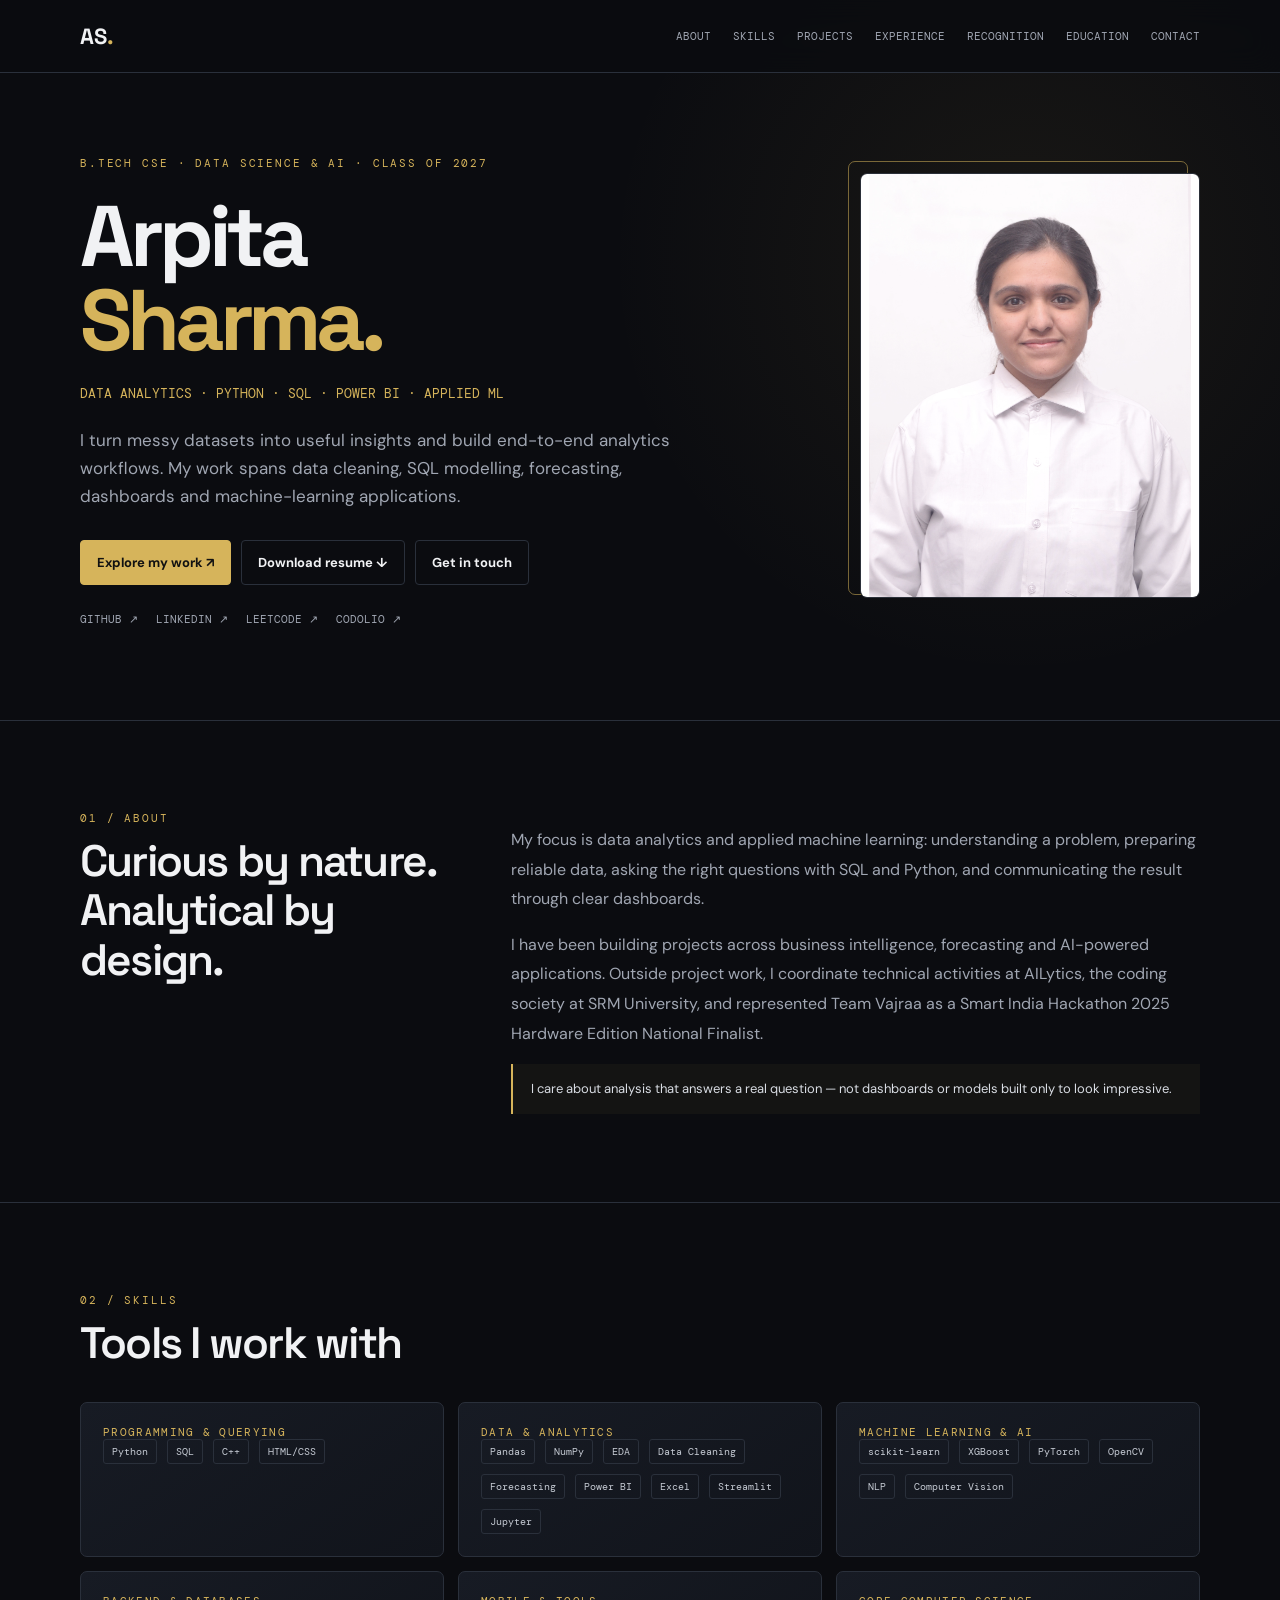
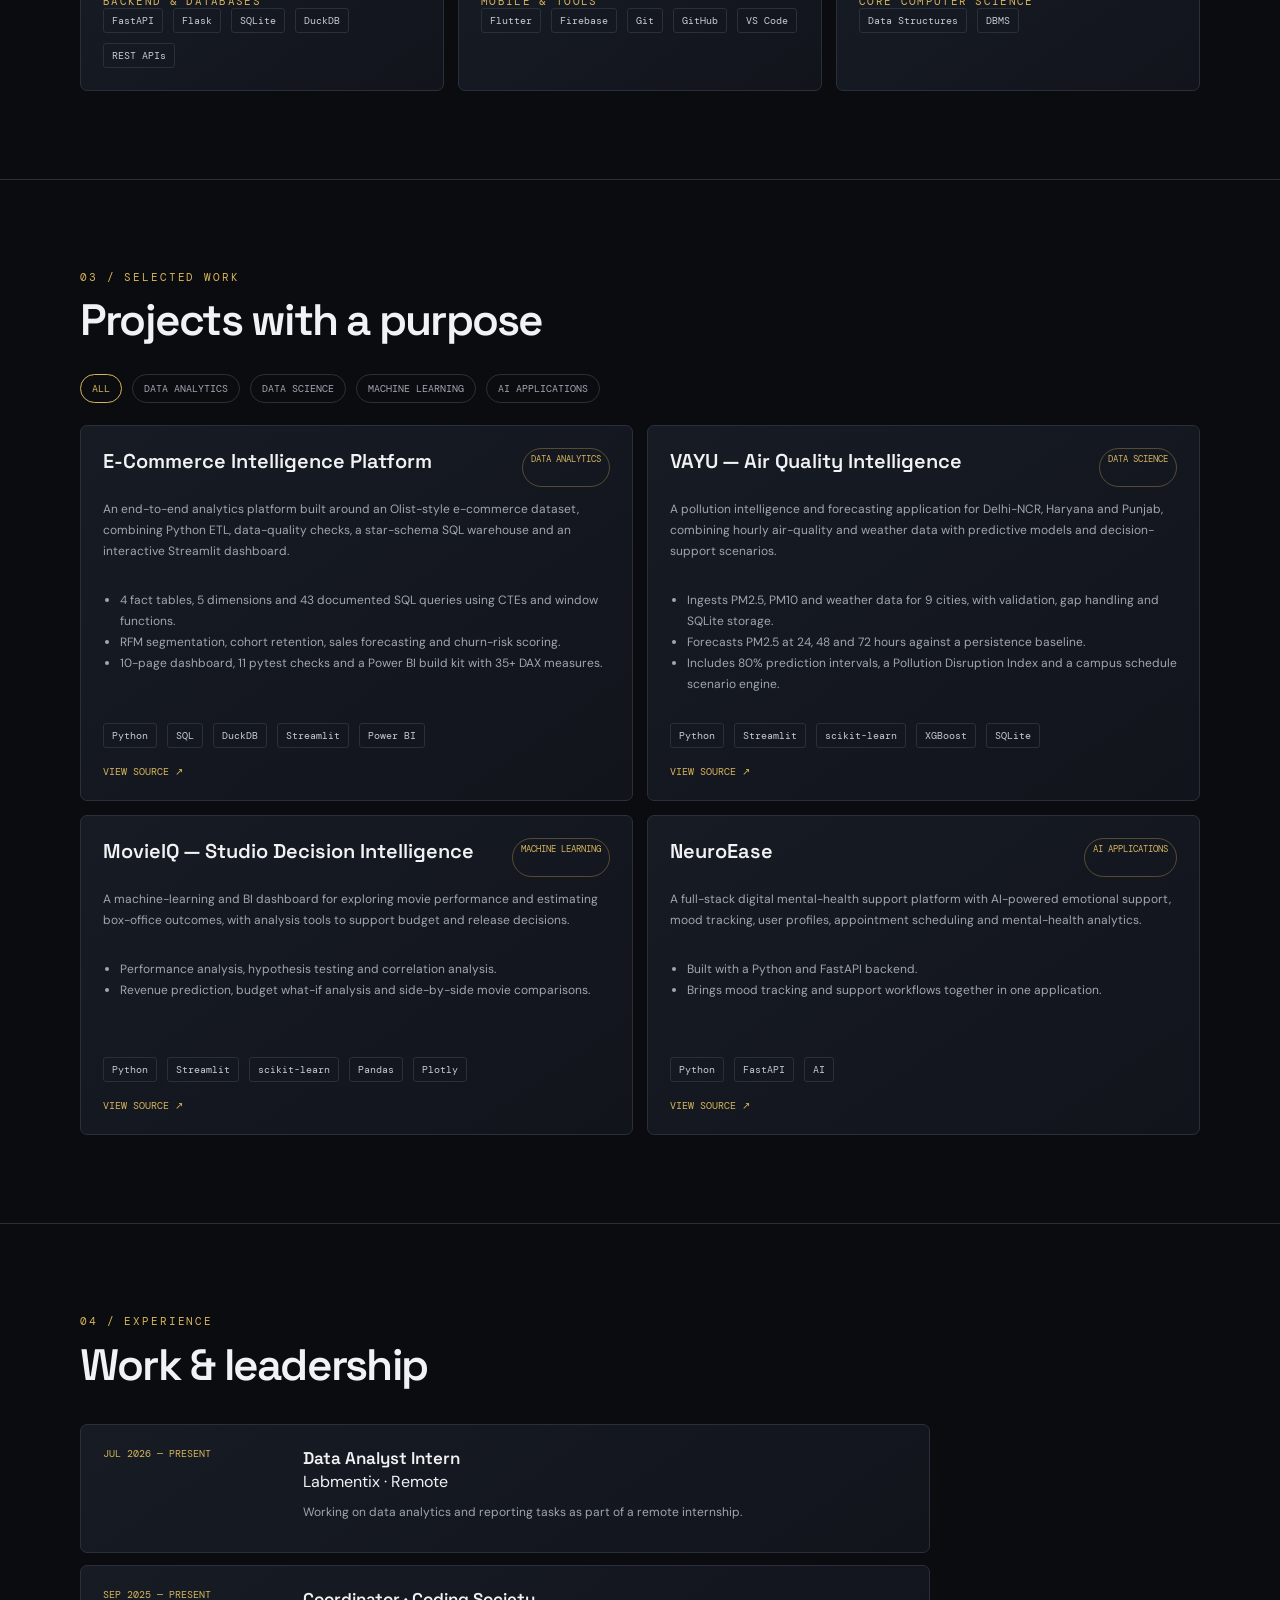
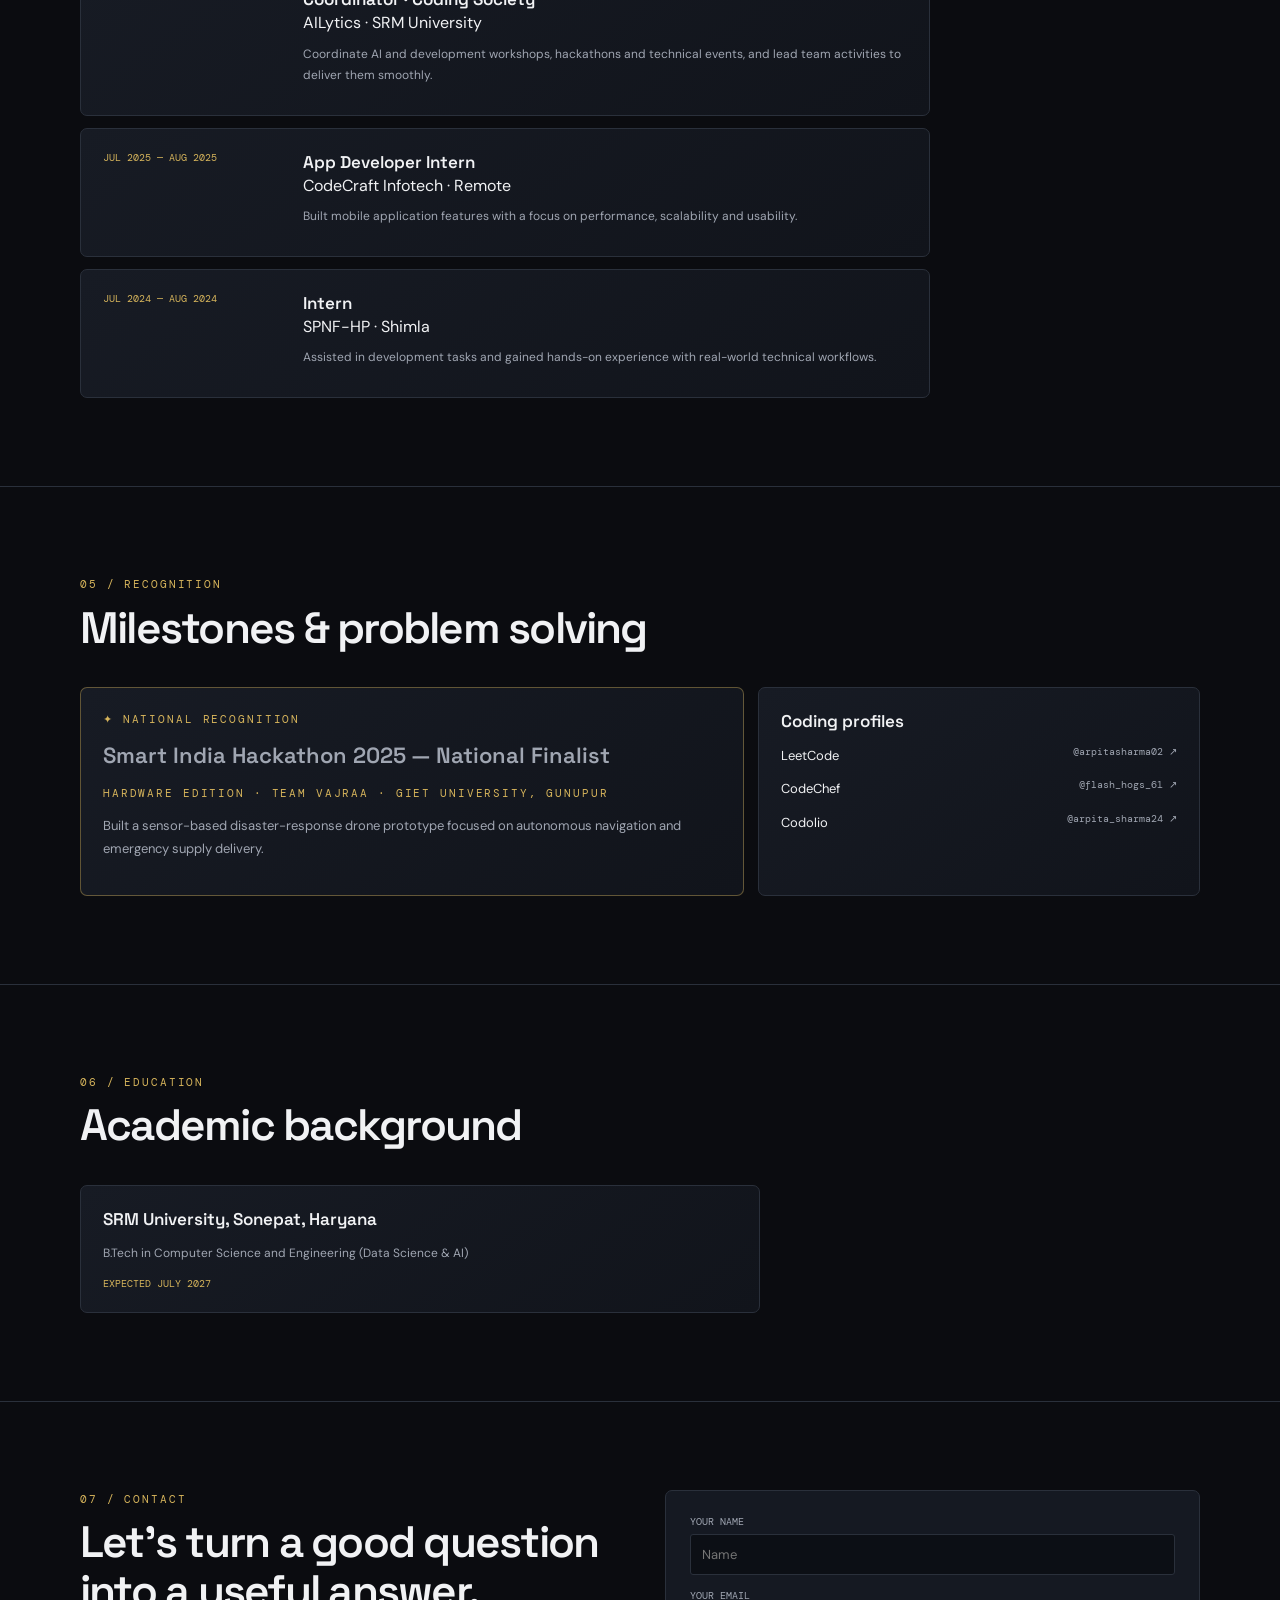
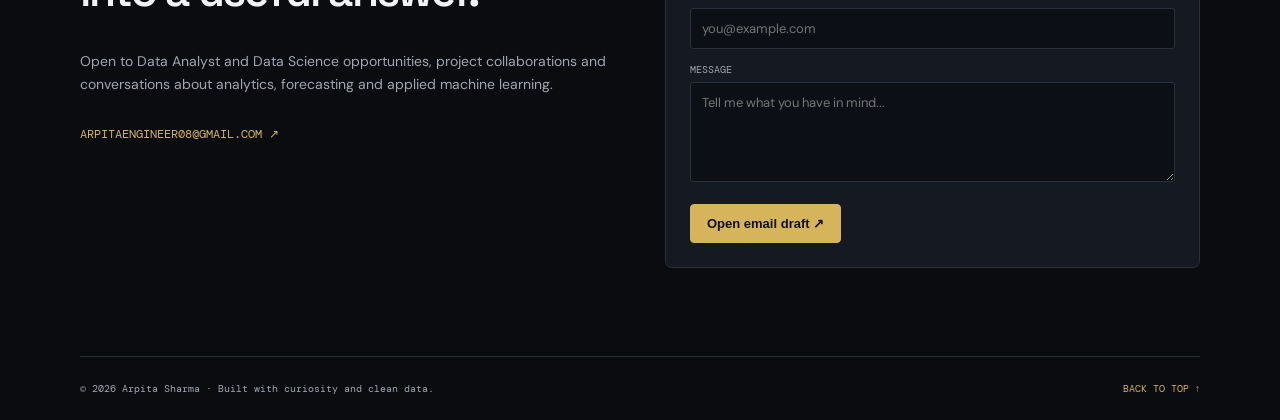
<file: index.html>
<!doctype html>
<html lang="en"><head>
<meta charset="UTF-8"><meta name="viewport" content="width=device-width,initial-scale=1"><meta name="theme-color" content="#0b0c10">
<meta name="description" content="Arpita Sharma — B.Tech CSE (Data Science & AI), focused on data analytics, Python, SQL, Power BI, forecasting and applied machine learning.">
<meta property="og:title" content="Arpita Sharma | Data Analytics & Applied ML"><meta property="og:description" content="Selected analytics, forecasting and AI application projects.">
<title>Arpita Sharma | Data Analytics & Applied ML</title>
<link rel="preconnect" href="https://fonts.googleapis.com"><link rel="preconnect" href="https://fonts.gstatic.com" crossorigin>
<link href="https://fonts.googleapis.com/css2?family=DM+Mono:wght@400;500&family=DM+Sans:wght@400;500;600;700&family=Space+Grotesk:wght@500;600;700&display=swap" rel="stylesheet">
<style>
:root{--bg:#0b0c10;--panel:#151922;--line:#2a303b;--text:#f1f2f4;--muted:#a0a6b2;--gold:#d6b45b;--max:1120px}*{box-sizing:border-box}html{scroll-behavior:smooth;scroll-padding-top:82px}body{margin:0;background:radial-gradient(circle at 80% 5%,#d6b45b12,transparent 26rem),var(--bg);color:var(--text);font:16px/1.65 'DM Sans',sans-serif}.wrap{width:min(var(--max),calc(100% - 40px));margin:auto}a{color:inherit;text-decoration:none}.mono,.eyebrow{font-family:'DM Mono',monospace}.eyebrow{font-size:11px;letter-spacing:.17em;text-transform:uppercase;color:var(--gold)}.nav{position:fixed;z-index:5;inset:0 0 auto;background:#0b0c10dd;backdrop-filter:blur(14px);border-bottom:1px solid var(--line)}.navin{height:72px;display:flex;align-items:center;justify-content:space-between}.brand{font:700 22px 'Space Grotesk'}.brand span{color:var(--gold)}.links{display:flex;gap:22px}.links a{font:11px 'DM Mono';color:var(--muted)}.links a:hover{color:var(--gold)}.hero{min-height:720px;padding:145px 0 85px;display:grid;grid-template-columns:1.2fr .8fr;gap:60px;align-items:center}.hero h1{font:700 clamp(54px,7vw,86px)/.98 'Space Grotesk';letter-spacing:-.06em;margin:22px 0}.hero h1 span{color:var(--gold)}.headline{font:13px 'DM Mono';color:var(--gold)}.intro{max-width:620px;color:var(--muted);font-size:17px;margin:24px 0 30px}.actions,.socials,.tags,.filters{display:flex;gap:10px;flex-wrap:wrap}.btn{display:inline-block;padding:11px 16px;border:1px solid var(--line);border-radius:4px;font-size:13px;font-weight:700}.btn.primary{background:var(--gold);border-color:var(--gold);color:#111}.btn:hover{border-color:var(--gold)}.socials{margin-top:27px;gap:18px}.socials a{font:11px 'DM Mono';color:var(--muted)}.photo{width:min(100%,340px);justify-self:end;position:relative}.photo:before{content:'';position:absolute;inset:-12px 12px 12px -12px;border:1px solid #d6b45b88;border-radius:7px}.photo img{position:relative;width:100%;aspect-ratio:4/5;object-fit:cover;object-position:center 35%;border:1px solid var(--line);border-radius:7px;filter:saturate(.8)}section{padding:88px 0;border-top:1px solid var(--line)}h2{font:600 clamp(32px,4vw,44px)/1.12 'Space Grotesk';letter-spacing:-.04em;margin:10px 0 34px}.about{display:grid;grid-template-columns:.7fr 1.3fr;gap:60px}.copy p{color:var(--muted);line-height:1.85}.callout{border-left:2px solid var(--gold);padding:14px 18px;background:#d6b45b0c;color:#d8dce3;font-size:13px}.grid{display:grid;grid-template-columns:repeat(3,1fr);gap:14px}.card{background:linear-gradient(145deg,#171b24,#11141b);border:1px solid var(--line);border-radius:7px;padding:22px}.card h3{font:600 17px 'Space Grotesk';margin:0 0 13px}.card p,.card li{font-size:12px;color:var(--muted);line-height:1.75}.card ul{padding-left:17px}.skilltitle{font:11px 'DM Mono';letter-spacing:.12em;color:var(--gold);text-transform:uppercase}.tag{font:10px 'DM Mono';padding:5px 8px;border:1px solid var(--line);border-radius:3px;color:#c6cbd4}.filters{margin:-5px 0 22px}.filter{background:none;color:var(--muted);border:1px solid var(--line);border-radius:30px;padding:7px 11px;font:10px 'DM Mono';cursor:pointer}.filter.active,.filter:hover{border-color:var(--gold);color:var(--gold)}.projects{display:grid;grid-template-columns:repeat(2,1fr);gap:14px}.project{display:flex;flex-direction:column;min-height:320px}.project h3{font-size:20px}.cat{font:9px 'DM Mono';color:var(--gold);border:1px solid #d6b45b55;border-radius:30px;padding:4px 8px}.projecthead{display:flex;justify-content:space-between;gap:12px}.project .tags{margin-top:auto;padding-top:12px}.source{font:10px 'DM Mono';color:var(--gold);margin-top:17px}.timeline{display:grid;gap:12px;max-width:850px}.job{display:grid;grid-template-columns:180px 1fr;gap:20px}.date{font:10px 'DM Mono';color:var(--gold)}.job h3{margin:0;font:600 17px 'Space Grotesk'}.job p{margin:7px 0;color:var(--muted);font-size:12px}.recognition{display:grid;grid-template-columns:1.2fr .8fr;gap:14px}.award{border-color:#d6b45b66}.award strong{font:600 22px 'Space Grotesk'}.award p{color:var(--muted);font-size:13px}.profilelinks{display:grid;gap:12px}.profilelinks a{display:flex;justify-content:space-between;font-size:13px}.profilelinks small{font:10px 'DM Mono';color:var(--muted)}.education{max-width:680px}.education .date{margin-top:13px}.contact{display:grid;grid-template-columns:1fr 1fr;gap:50px}.contact p{color:var(--muted);font-size:14px}.email{display:inline-block;color:var(--gold);font:12px 'DM Mono';margin-top:15px}.form{background:var(--panel);border:1px solid var(--line);padding:24px;border-radius:7px}.form label{display:block;font:10px 'DM Mono';color:var(--muted);margin:0 0 6px;text-transform:uppercase}.form input,.form textarea{width:100%;padding:11px;background:#0c0f15;color:var(--text);border:1px solid var(--line);border-radius:3px;margin-bottom:14px;font:13px 'DM Sans'}.form textarea{min-height:100px}.footer{border-top:1px solid var(--line);padding:25px 0;color:var(--muted);font:10px 'DM Mono';display:flex;justify-content:space-between}.footer a{color:var(--gold)}
@media(max-width:800px){.links{gap:11px}.links a{font-size:9px}.grid{grid-template-columns:repeat(2,1fr)}.hero{gap:30px}.about{gap:30px}}@media(max-width:620px){.wrap{width:calc(100% - 32px)}.links{gap:8px;flex-wrap:wrap;justify-content:flex-end;max-width:260px}.links a{font-size:8px}.hero{min-height:auto;padding:120px 0 70px;grid-template-columns:1fr;gap:38px}.hero h1{font-size:58px}.photo{width:75%;justify-self:center}.about,.contact,.recognition{grid-template-columns:1fr;gap:20px}section{padding:70px 0}.grid,.projects{grid-template-columns:1fr}.job{grid-template-columns:1fr;gap:5px}.footer{gap:12px;flex-direction:column}}
@media(prefers-reduced-motion:reduce){html{scroll-behavior:auto}}
</style></head><body>
<header class="nav"><div class="wrap navin"><a class="brand" href="#home">AS<span>.</span></a><nav class="links"><a href="#about">ABOUT</a><a href="#skills">SKILLS</a><a href="#projects">PROJECTS</a><a href="#experience">EXPERIENCE</a><a href="#recognition">RECOGNITION</a><a href="#education">EDUCATION</a><a href="#contact">CONTACT</a></nav></div></header>
<main>
<div class="wrap hero" id="home"><div><div class="eyebrow">B.Tech CSE · Data Science & AI · Class of 2027</div><h1>Arpita<br><span>Sharma.</span></h1><div class="headline">DATA ANALYTICS · PYTHON · SQL · POWER BI · APPLIED ML</div><p class="intro">I turn messy datasets into useful insights and build end-to-end analytics workflows. My work spans data cleaning, SQL modelling, forecasting, dashboards and machine-learning applications.</p><div class="actions"><a class="btn primary" href="#projects">Explore my work ↗</a><a class="btn" href="Arpita_Sharma_Resume.pdf" target="_blank">Download resume ↓</a><a class="btn" href="#contact">Get in touch</a></div><div class="socials"><a href="https://github.com/arpitaengineer08-source">GITHUB ↗</a><a href="https://www.linkedin.com/in/arpita-sharma-9a1a381b7/">LINKEDIN ↗</a><a href="https://leetcode.com/u/arpitasharma02/">LEETCODE ↗</a><a href="https://codolio.com/profile/arpita_sharma24">CODOLIO ↗</a></div></div><div class="photo"><img src="assets/images/arpita.jpg" alt="Arpita Sharma"></div></div>
<section id="about"><div class="wrap about"><div><div class="eyebrow">01 / About</div><h2>Curious by nature.<br>Analytical by design.</h2></div><div class="copy"><p>My focus is data analytics and applied machine learning: understanding a problem, preparing reliable data, asking the right questions with SQL and Python, and communicating the result through clear dashboards.</p><p>I have been building projects across business intelligence, forecasting and AI-powered applications. Outside project work, I coordinate technical activities at AILytics, the coding society at SRM University, and represented Team Vajraa as a Smart India Hackathon 2025 Hardware Edition National Finalist.</p><div class="callout">I care about analysis that answers a real question — not dashboards or models built only to look impressive.</div></div></div></section>
<section id="skills"><div class="wrap"><div class="eyebrow">02 / Skills</div><h2>Tools I work with</h2><div class="grid">
<div class="card"><div class="skilltitle">Programming & Querying</div><div class="tags"><span class="tag">Python</span><span class="tag">SQL</span><span class="tag">C++</span><span class="tag">HTML/CSS</span></div></div>
<div class="card"><div class="skilltitle">Data & Analytics</div><div class="tags"><span class="tag">Pandas</span><span class="tag">NumPy</span><span class="tag">EDA</span><span class="tag">Data Cleaning</span><span class="tag">Forecasting</span><span class="tag">Power BI</span><span class="tag">Excel</span><span class="tag">Streamlit</span><span class="tag">Jupyter</span></div></div>
<div class="card"><div class="skilltitle">Machine Learning & AI</div><div class="tags"><span class="tag">scikit-learn</span><span class="tag">XGBoost</span><span class="tag">PyTorch</span><span class="tag">OpenCV</span><span class="tag">NLP</span><span class="tag">Computer Vision</span></div></div>
<div class="card"><div class="skilltitle">Backend & Databases</div><div class="tags"><span class="tag">FastAPI</span><span class="tag">Flask</span><span class="tag">SQLite</span><span class="tag">DuckDB</span><span class="tag">REST APIs</span></div></div>
<div class="card"><div class="skilltitle">Mobile & Tools</div><div class="tags"><span class="tag">Flutter</span><span class="tag">Firebase</span><span class="tag">Git</span><span class="tag">GitHub</span><span class="tag">VS Code</span></div></div>
<div class="card"><div class="skilltitle">Core Computer Science</div><div class="tags"><span class="tag">Data Structures</span><span class="tag">DBMS</span></div></div>
</div></div></section>
<section id="projects"><div class="wrap"><div class="eyebrow">03 / Selected Work</div><h2>Projects with a purpose</h2><div class="filters"><button class="filter active" data-filter="all">ALL</button><button class="filter" data-filter="analytics">DATA ANALYTICS</button><button class="filter" data-filter="science">DATA SCIENCE</button><button class="filter" data-filter="ml">MACHINE LEARNING</button><button class="filter" data-filter="ai">AI APPLICATIONS</button></div><div class="projects">
<article class="card project" data-category="analytics"><div class="projecthead"><h3>E-Commerce Intelligence Platform</h3><span class="cat">DATA ANALYTICS</span></div><p>An end-to-end analytics platform built around an Olist-style e-commerce dataset, combining Python ETL, data-quality checks, a star-schema SQL warehouse and an interactive Streamlit dashboard.</p><ul><li>4 fact tables, 5 dimensions and 43 documented SQL queries using CTEs and window functions.</li><li>RFM segmentation, cohort retention, sales forecasting and churn-risk scoring.</li><li>10-page dashboard, 11 pytest checks and a Power BI build kit with 35+ DAX measures.</li></ul><div class="tags"><span class="tag">Python</span><span class="tag">SQL</span><span class="tag">DuckDB</span><span class="tag">Streamlit</span><span class="tag">Power BI</span></div><a class="source" href="https://github.com/arpitaengineer08-source/ecommerce-intelligence-platform">VIEW SOURCE ↗</a></article>
<article class="card project" data-category="science"><div class="projecthead"><h3>VAYU — Air Quality Intelligence</h3><span class="cat">DATA SCIENCE</span></div><p>A pollution intelligence and forecasting application for Delhi-NCR, Haryana and Punjab, combining hourly air-quality and weather data with predictive models and decision-support scenarios.</p><ul><li>Ingests PM2.5, PM10 and weather data for 9 cities, with validation, gap handling and SQLite storage.</li><li>Forecasts PM2.5 at 24, 48 and 72 hours against a persistence baseline.</li><li>Includes 80% prediction intervals, a Pollution Disruption Index and a campus schedule scenario engine.</li></ul><div class="tags"><span class="tag">Python</span><span class="tag">Streamlit</span><span class="tag">scikit-learn</span><span class="tag">XGBoost</span><span class="tag">SQLite</span></div><a class="source" href="https://github.com/arpitaengineer08-source/vayu-air-intelligence">VIEW SOURCE ↗</a></article>
<article class="card project" data-category="ml"><div class="projecthead"><h3>MovieIQ — Studio Decision Intelligence</h3><span class="cat">MACHINE LEARNING</span></div><p>A machine-learning and BI dashboard for exploring movie performance and estimating box-office outcomes, with analysis tools to support budget and release decisions.</p><ul><li>Performance analysis, hypothesis testing and correlation analysis.</li><li>Revenue prediction, budget what-if analysis and side-by-side movie comparisons.</li></ul><div class="tags"><span class="tag">Python</span><span class="tag">Streamlit</span><span class="tag">scikit-learn</span><span class="tag">Pandas</span><span class="tag">Plotly</span></div><a class="source" href="https://github.com/arpitaengineer08-source/MovieIQ-Studio-Decision-Intelligence">VIEW SOURCE ↗</a></article>
<article class="card project" data-category="ai"><div class="projecthead"><h3>NeuroEase</h3><span class="cat">AI APPLICATIONS</span></div><p>A full-stack digital mental-health support platform with AI-powered emotional support, mood tracking, user profiles, appointment scheduling and mental-health analytics.</p><ul><li>Built with a Python and FastAPI backend.</li><li>Brings mood tracking and support workflows together in one application.</li></ul><div class="tags"><span class="tag">Python</span><span class="tag">FastAPI</span><span class="tag">AI</span></div><a class="source" href="https://github.com/arpitaengineer08-source/neuroease">VIEW SOURCE ↗</a></article>
</div></div></section>
<section id="experience"><div class="wrap"><div class="eyebrow">04 / Experience</div><h2>Work & leadership</h2><div class="timeline">
<div class="card job"><div class="date">JUL 2026 — PRESENT</div><div><h3>Data Analyst Intern</h3><div class="muted">Labmentix · Remote</div><p>Working on data analytics and reporting tasks as part of a remote internship.</p></div></div>
<div class="card job"><div class="date">SEP 2025 — PRESENT</div><div><h3>Coordinator · Coding Society</h3><div class="muted">AILytics · SRM University</div><p>Coordinate AI and development workshops, hackathons and technical events, and lead team activities to deliver them smoothly.</p></div></div>
<div class="card job"><div class="date">JUL 2025 — AUG 2025</div><div><h3>App Developer Intern</h3><div class="muted">CodeCraft Infotech · Remote</div><p>Built mobile application features with a focus on performance, scalability and usability.</p></div></div>
<div class="card job"><div class="date">JUL 2024 — AUG 2024</div><div><h3>Intern</h3><div class="muted">SPNF-HP · Shimla</div><p>Assisted in development tasks and gained hands-on experience with real-world technical workflows.</p></div></div>
</div></div></section>
<section id="recognition"><div class="wrap"><div class="eyebrow">05 / Recognition</div><h2>Milestones & problem solving</h2><div class="recognition"><div class="card award"><div class="eyebrow">✦ National recognition</div><p><strong>Smart India Hackathon 2025 — National Finalist</strong></p><div class="eyebrow">Hardware Edition · Team Vajraa · GIET University, Gunupur</div><p>Built a sensor-based disaster-response drone prototype focused on autonomous navigation and emergency supply delivery.</p></div><div class="card"><h3>Coding profiles</h3><div class="profilelinks"><a href="https://leetcode.com/u/arpitasharma02/"><span>LeetCode</span><small>@arpitasharma02 ↗</small></a><a href="https://www.codechef.com/users/flash_hogs_61"><span>CodeChef</span><small>@flash_hogs_61 ↗</small></a><a href="https://codolio.com/profile/arpita_sharma24"><span>Codolio</span><small>@arpita_sharma24 ↗</small></a></div></div></div></div></section>
<section id="education"><div class="wrap"><div class="eyebrow">06 / Education</div><h2>Academic background</h2><div class="card education"><h3>SRM University, Sonepat, Haryana</h3><p class="muted">B.Tech in Computer Science and Engineering (Data Science & AI)</p><div class="date">EXPECTED JULY 2027</div></div></div></section>
<section id="contact"><div class="wrap contact"><div><div class="eyebrow">07 / Contact</div><h2>Let's turn a good question into a useful answer.</h2><p>Open to Data Analyst and Data Science opportunities, project collaborations and conversations about analytics, forecasting and applied machine learning.</p><a class="email" href="mailto:arpitaengineer08@gmail.com">ARPITAENGINEER08@GMAIL.COM ↗</a></div><form class="form" id="contactForm"><label>Your name</label><input name="name" required placeholder="Name"><label>Your email</label><input name="email" type="email" required placeholder="you@example.com"><label>Message</label><textarea name="message" required placeholder="Tell me what you have in mind..."></textarea><button class="btn primary">Open email draft ↗</button></form></div></section>
</main><footer><div class="wrap footer"><span>© <span id="year"></span> Arpita Sharma · Built with curiosity and clean data.</span><a href="#home">BACK TO TOP ↑</a></div></footer>
<script>
document.getElementById('year').textContent=new Date().getFullYear();
document.querySelectorAll('.filter').forEach(b=>b.addEventListener('click',()=>{document.querySelector('.filter.active')?.classList.remove('active');b.classList.add('active');document.querySelectorAll('.project').forEach(p=>p.hidden=b.dataset.filter!=='all'&&p.dataset.category!==b.dataset.filter)}));
document.getElementById('contactForm').addEventListener('submit',e=>{e.preventDefault();const d=new FormData(e.currentTarget);const s=encodeURIComponent('Portfolio enquiry from '+d.get('name'));const m=encodeURIComponent(d.get('message')+'\n\nReply to: '+d.get('email'));location.href='mailto:arpitaengineer08@gmail.com?subject='+s+'&body='+m});
</script></body></html>
</file>
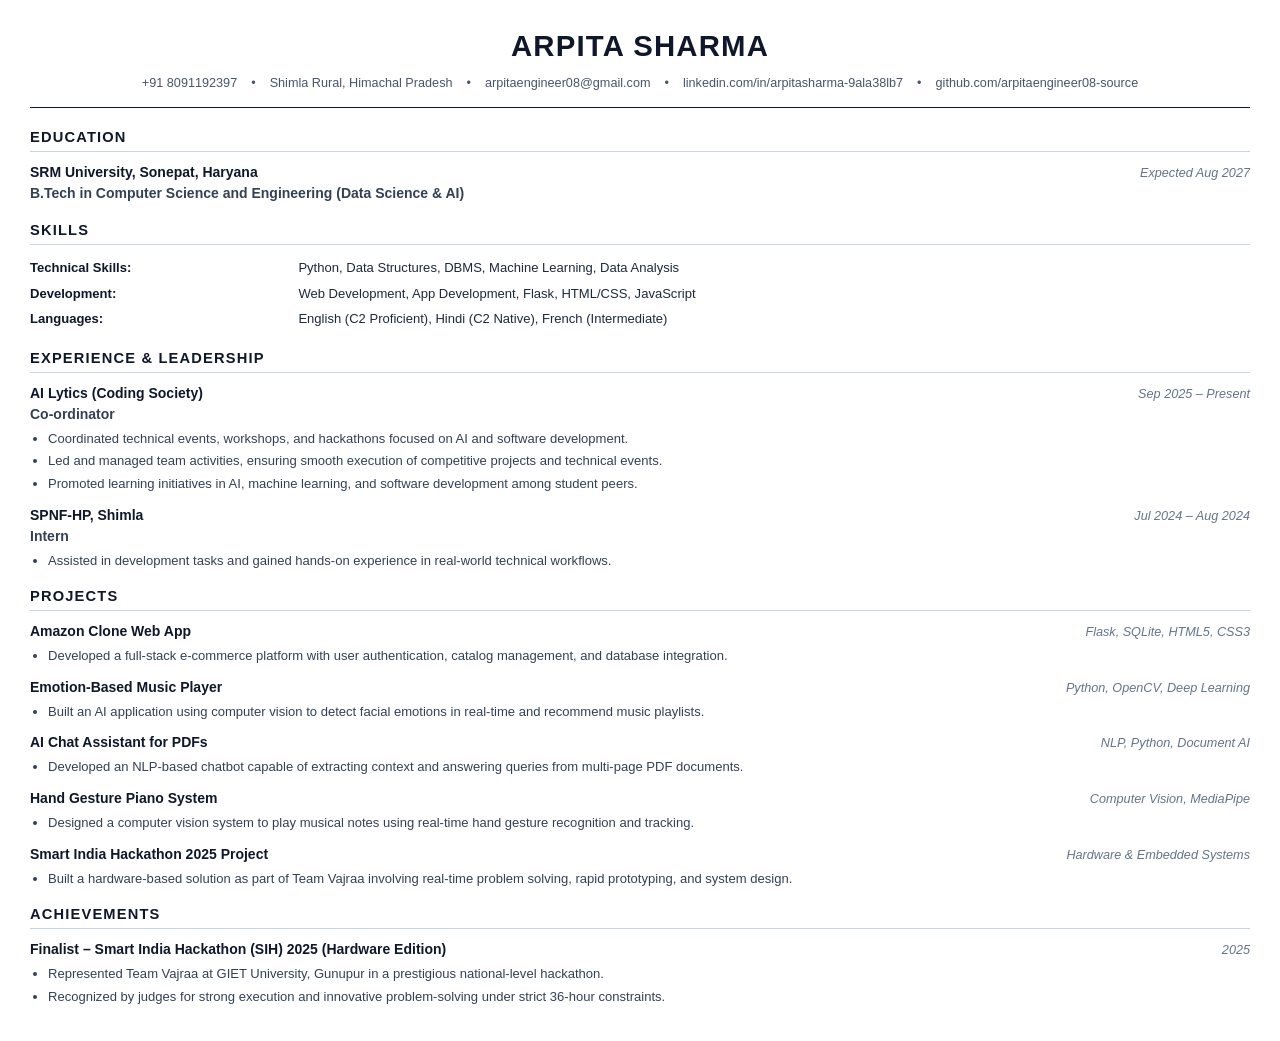
<file: resume_printable.html>
<!DOCTYPE html>
<html lang="en">
<head>
  <meta charset="UTF-8">
  <title>Arpita Sharma - Resume</title>
  <style>
    @page {
      size: A4;
      margin: 18mm 20mm;
    }
    * {
      box-sizing: border-box;
      margin: 0;
      padding: 0;
    }
    body {
      font-family: -apple-system, BlinkMacSystemFont, "Segoe UI", Roboto, "Helvetica Neue", Arial, sans-serif;
      color: #1e293b;
      line-height: 1.5;
      font-size: 10.5pt;
      background: #ffffff;
      padding: 24px 30px;
    }
    .header {
      text-align: center;
      border-bottom: 1.5px solid #0f172a;
      padding-bottom: 14px;
      margin-bottom: 18px;
    }
    .name {
      font-size: 22pt;
      font-weight: 800;
      letter-spacing: 0.04em;
      color: #0f172a;
      text-transform: uppercase;
      margin-bottom: 6px;
    }
    .contact-info {
      font-size: 9.5pt;
      color: #475569;
      display: flex;
      justify-content: center;
      gap: 14px;
      flex-wrap: wrap;
    }
    .contact-info a {
      color: #2563eb;
      text-decoration: none;
    }
    .section-title {
      font-size: 11pt;
      font-weight: 700;
      text-transform: uppercase;
      letter-spacing: 0.08em;
      color: #0f172a;
      border-bottom: 1px solid #cbd5e1;
      padding-bottom: 3px;
      margin-top: 15px;
      margin-bottom: 10px;
    }
    .entry {
      margin-bottom: 11px;
    }
    .entry-header {
      display: flex;
      justify-content: space-between;
      align-items: baseline;
      font-size: 10.5pt;
    }
    .entry-title {
      font-weight: 700;
      color: #0f172a;
    }
    .entry-subtitle {
      font-weight: 600;
      color: #334155;
    }
    .entry-date {
      font-size: 9.5pt;
      color: #64748b;
      font-style: italic;
    }
    .entry-location {
      font-size: 9.5pt;
      color: #64748b;
    }
    ul {
      margin-left: 18px;
      margin-top: 4px;
    }
    li {
      margin-bottom: 3px;
      font-size: 9.8pt;
      color: #334155;
    }
    .skills-table {
      width: 100%;
      border-collapse: collapse;
      font-size: 9.8pt;
    }
    .skills-table td {
      padding: 3px 0;
      vertical-align: top;
    }
    .skills-table td.cat {
      width: 22%;
      font-weight: 700;
      color: #0f172a;
    }
  </style>
</head>
<body>
  <div class="header">
    <div class="name">Arpita Sharma</div>
    <div class="contact-info">
      <span>+91 8091192397</span>
      <span>•</span>
      <span>Shimla Rural, Himachal Pradesh</span>
      <span>•</span>
      <span>arpitaengineer08@gmail.com</span>
      <span>•</span>
      <span>linkedin.com/in/arpitasharma-9ala38lb7</span>
      <span>•</span>
      <span>github.com/arpitaengineer08-source</span>
    </div>
  </div>

  <div class="section-title">Education</div>
  <div class="entry">
    <div class="entry-header">
      <span class="entry-title">SRM University, Sonepat, Haryana</span>
      <span class="entry-date">Expected Aug 2027</span>
    </div>
    <div class="entry-subtitle">B.Tech in Computer Science and Engineering (Data Science & AI)</div>
  </div>

  <div class="section-title">Skills</div>
  <table class="skills-table">
    <tr>
      <td class="cat">Technical Skills:</td>
      <td>Python, Data Structures, DBMS, Machine Learning, Data Analysis</td>
    </tr>
    <tr>
      <td class="cat">Development:</td>
      <td>Web Development, App Development, Flask, HTML/CSS, JavaScript</td>
    </tr>
    <tr>
      <td class="cat">Languages:</td>
      <td>English (C2 Proficient), Hindi (C2 Native), French (Intermediate)</td>
    </tr>
  </table>

  <div class="section-title">Experience & Leadership</div>
  <div class="entry">
    <div class="entry-header">
      <span class="entry-title">AI Lytics (Coding Society)</span>
      <span class="entry-date">Sep 2025 – Present</span>
    </div>
    <div class="entry-subtitle">Co-ordinator</div>
    <ul>
      <li>Coordinated technical events, workshops, and hackathons focused on AI and software development.</li>
      <li>Led and managed team activities, ensuring smooth execution of competitive projects and technical events.</li>
      <li>Promoted learning initiatives in AI, machine learning, and software development among student peers.</li>
    </ul>
  </div>

  <div class="entry">
    <div class="entry-header">
      <span class="entry-title">SPNF-HP, Shimla</span>
      <span class="entry-date">Jul 2024 – Aug 2024</span>
    </div>
    <div class="entry-subtitle">Intern</div>
    <ul>
      <li>Assisted in development tasks and gained hands-on experience in real-world technical workflows.</li>
    </ul>
  </div>

  <div class="section-title">Projects</div>
  <div class="entry">
    <div class="entry-header">
      <span class="entry-title">Amazon Clone Web App</span>
      <span class="entry-date">Flask, SQLite, HTML5, CSS3</span>
    </div>
    <ul>
      <li>Developed a full-stack e-commerce platform with user authentication, catalog management, and database integration.</li>
    </ul>
  </div>

  <div class="entry">
    <div class="entry-header">
      <span class="entry-title">Emotion-Based Music Player</span>
      <span class="entry-date">Python, OpenCV, Deep Learning</span>
    </div>
    <ul>
      <li>Built an AI application using computer vision to detect facial emotions in real-time and recommend music playlists.</li>
    </ul>
  </div>

  <div class="entry">
    <div class="entry-header">
      <span class="entry-title">AI Chat Assistant for PDFs</span>
      <span class="entry-date">NLP, Python, Document AI</span>
    </div>
    <ul>
      <li>Developed an NLP-based chatbot capable of extracting context and answering queries from multi-page PDF documents.</li>
    </ul>
  </div>

  <div class="entry">
    <div class="entry-header">
      <span class="entry-title">Hand Gesture Piano System</span>
      <span class="entry-date">Computer Vision, MediaPipe</span>
    </div>
    <ul>
      <li>Designed a computer vision system to play musical notes using real-time hand gesture recognition and tracking.</li>
    </ul>
  </div>

  <div class="entry">
    <div class="entry-header">
      <span class="entry-title">Smart India Hackathon 2025 Project</span>
      <span class="entry-date">Hardware & Embedded Systems</span>
    </div>
    <ul>
      <li>Built a hardware-based solution as part of Team Vajraa involving real-time problem solving, rapid prototyping, and system design.</li>
    </ul>
  </div>

  <div class="section-title">Achievements</div>
  <div class="entry">
    <div class="entry-header">
      <span class="entry-title">Finalist – Smart India Hackathon (SIH) 2025 (Hardware Edition)</span>
      <span class="entry-date">2025</span>
    </div>
    <ul>
      <li>Represented Team Vajraa at GIET University, Gunupur in a prestigious national-level hackathon.</li>
      <li>Recognized by judges for strong execution and innovative problem-solving under strict 36-hour constraints.</li>
    </ul>
  </div>
</body>
</html>
</file>
